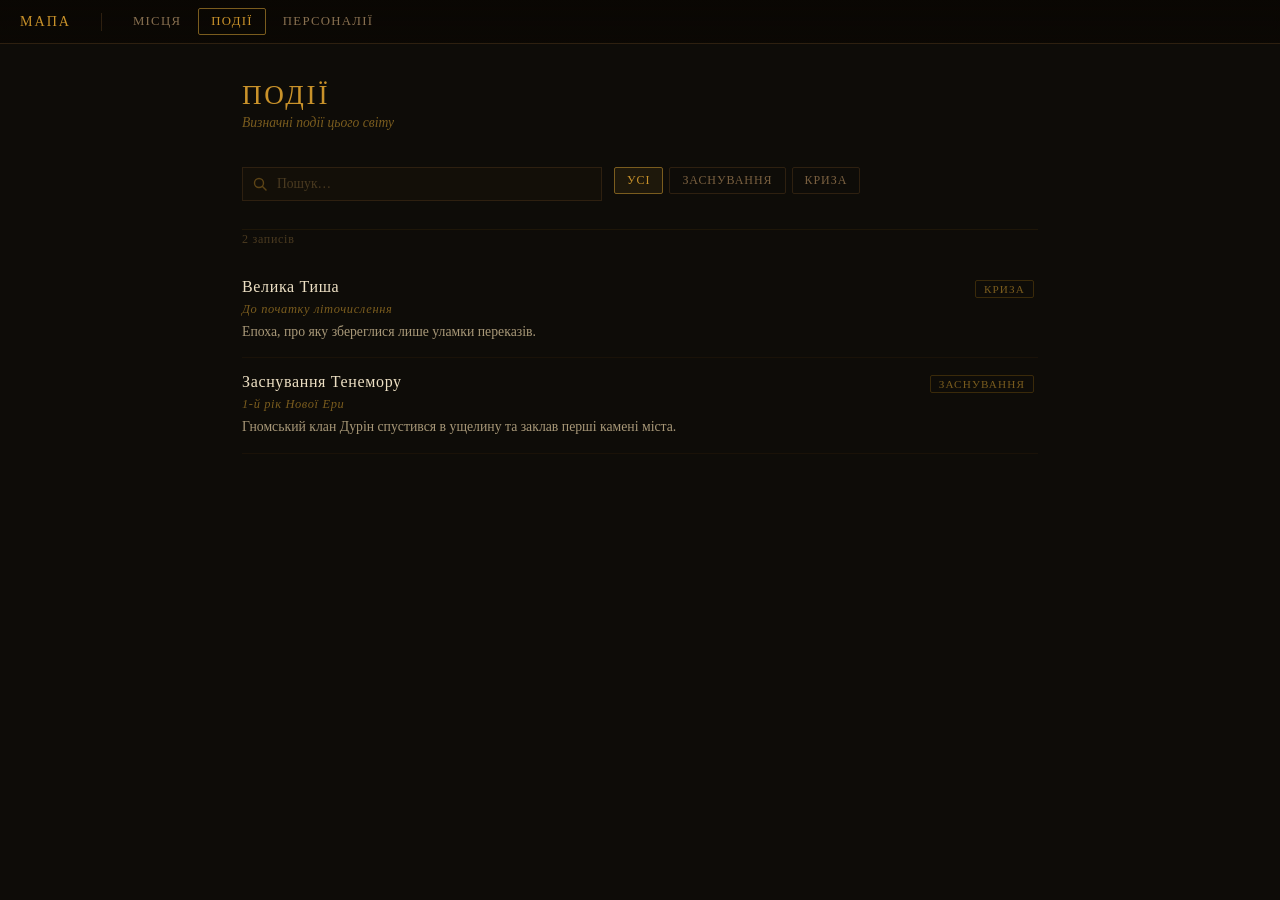
<file: events/index.html>
<!DOCTYPE html>
<html lang="uk">
<head>
  <meta charset="UTF-8" />
  <meta name="viewport" content="width=device-width, initial-scale=1.0" />
  <title>Події</title>
  <style>
    *, *::before, *::after { margin: 0; padding: 0; box-sizing: border-box; }

    body {
      background: #0e0c08;
      color: #ede0c4;
      font-family: 'Palatino Linotype', Palatino, Georgia, serif;
      min-height: 100vh;
    }

    /* ── Nav ─────────────────────────────────────────────────────── */
    #top-nav {
      position: fixed;
      top: 0; left: 0; right: 0;
      height: 44px;
      background: linear-gradient(to bottom, rgba(10,7,3,0.97), rgba(10,7,3,0.75));
      border-bottom: 1px solid #2e2010;
      display: flex;
      align-items: center;
      padding: 0 20px;
      gap: 4px;
      z-index: 100;
      backdrop-filter: blur(4px);
    }
    #top-nav .nav-title {
      color: #c9922a;
      font-size: 0.88em;
      letter-spacing: 0.14em;
      text-transform: uppercase;
      margin-right: 16px;
      white-space: nowrap;
      flex-shrink: 0;
      text-decoration: none;
    }
    #top-nav .nav-sep {
      width: 1px; height: 18px;
      background: #2e2010;
      margin: 0 14px 0 10px;
      flex-shrink: 0;
    }
    #top-nav a.nav-link {
      color: #887050;
      text-decoration: none;
      font-size: 0.8em;
      letter-spacing: 0.1em;
      text-transform: uppercase;
      padding: 5px 12px;
      border: 1px solid transparent;
      border-radius: 2px;
      transition: color 0.15s, border-color 0.15s, background 0.15s;
      white-space: nowrap;
    }
    #top-nav a.nav-link:hover {
      color: #ede0c4;
      border-color: #3a2a0a;
      background: rgba(58,42,10,0.25);
    }
    #top-nav a.nav-link.active {
      color: #c9922a;
      border-color: #7a5c1e;
    }

    /* ── Page layout ─────────────────────────────────────────────── */
    .page {
      max-width: 860px;
      margin: 0 auto;
      padding: 80px 32px 80px;
    }

    .page-header { margin-bottom: 36px; }
    .page-header h1 {
      color: #c9922a;
      font-size: 1.7em;
      font-weight: normal;
      letter-spacing: 0.1em;
      text-transform: uppercase;
      margin-bottom: 4px;
    }
    .page-header p {
      color: #7a5c1e;
      font-size: 0.85em;
      font-style: italic;
    }

    /* ── Controls ─────────────────────────────────────────────────── */
    .controls {
      display: flex;
      flex-wrap: wrap;
      gap: 12px;
      align-items: flex-start;
      margin-bottom: 28px;
    }

    .search-wrap {
      position: relative;
      flex: 1 1 240px;
      max-width: 360px;
    }
    .search-wrap svg {
      position: absolute;
      left: 11px; top: 50%;
      transform: translateY(-50%);
      opacity: 0.4;
      pointer-events: none;
    }
    #search {
      width: 100%;
      background: #130f08;
      border: 1px solid #2e2010;
      color: #ede0c4;
      font-family: inherit;
      font-size: 0.85em;
      padding: 8px 12px 8px 34px;
      outline: none;
      transition: border-color 0.15s;
    }
    #search::placeholder { color: #4a3a20; }
    #search:focus { border-color: #7a5c1e; }

    .filters {
      display: flex;
      flex-wrap: wrap;
      gap: 6px;
      align-items: center;
    }
    .filter-btn {
      background: transparent;
      border: 1px solid #2e2010;
      color: #7a6040;
      font-family: inherit;
      font-size: 0.75em;
      letter-spacing: 0.08em;
      text-transform: uppercase;
      padding: 5px 12px;
      cursor: pointer;
      border-radius: 2px;
      transition: color 0.15s, border-color 0.15s, background 0.15s;
    }
    .filter-btn:hover   { color: #ede0c4; border-color: #7a5c1e; }
    .filter-btn.active  { color: #c9922a; border-color: #7a5c1e; background: rgba(122,92,30,0.15); }

    /* ── List ─────────────────────────────────────────────────────── */
    .divider {
      border: none;
      border-top: 1px solid #1e1608;
      margin-bottom: 2px;
    }
    #count {
      font-size: 0.75em;
      color: #4a3a20;
      letter-spacing: 0.06em;
      margin-bottom: 16px;
      min-height: 1.2em;
    }
    #list { list-style: none; }

    /* Each entry is a 2-column grid:
       col 1 (1fr) : name / meta / description
       col 2 (auto): tag stack                   */
    .entry {
      border-bottom: 1px solid #1a1208;
      padding: 15px 4px 15px 0;
      display: grid;
      grid-template-columns: 1fr auto;
      column-gap: 16px;
      row-gap: 4px;
      position: relative;
      transition: padding-left 0.15s;
    }
    .entry::before {
      content: '';
      position: absolute;
      left: 0; top: 0; bottom: 0;
      width: 2px;
      background: #7a5c1e;
      opacity: 0;
      transition: opacity 0.15s;
    }
    .entry:hover { padding-left: 10px; }
    .entry:hover::before { opacity: 1; }

    /* col 1 rows */
    .entry-name {
      color: #ede0c4;
      font-size: 1em;
      letter-spacing: 0.04em;
      grid-column: 1;
    }
    .entry-name a {
      color: inherit;
      text-decoration: none;
      transition: color 0.15s;
    }
    .entry-name a:hover { color: #c9922a; }

    .entry-meta {
      color: #7a5c1e;
      font-size: 0.78em;
      letter-spacing: 0.05em;
      font-style: italic;
      grid-column: 1;
    }

    .entry-desc {
      color: #a89878;
      font-size: 0.86em;
      line-height: 1.55;
      grid-column: 1;   /* stays in col 1 so tags don't get pushed down */
    }

    /* col 2: tag stack — spans all rows so it's always top-aligned */
    .entry-tags {
      grid-column: 2;
      grid-row: 1 / -1;       /* span every row the entry has */
      display: flex;
      flex-direction: column;
      align-items: flex-end;
      gap: 5px;
      padding-top: 2px;
    }

    /* primary category tag */
    .tag {
      display: inline-block;
      font-size: 0.7em;
      letter-spacing: 0.1em;
      text-transform: uppercase;
      color: #7a5c1e;
      border: 1px solid #3a2a0a;
      padding: 2px 8px;
      border-radius: 2px;
      white-space: nowrap;
    }

    /* secondary family tag — same shape, visually quieter */
    .tag-family {
      color: #4e3c20;
      border-color: #261a08;
      font-style: italic;
      font-size: 0.65em;
      letter-spacing: 0.08em;
      text-transform: none;
    }

    #empty {
      display: none;
      color: #4a3a20;
      font-style: italic;
      font-size: 0.9em;
      padding: 32px 4px;
    }
  </style>
</head>
<body>

  <nav id="top-nav">
    <a href="../index.html" class="nav-title">Мапа</a>
    <div class="nav-sep"></div>
    <a href="../locations/index.html"     class="nav-link">Місця</a>
    <a href="../events/index.html"        class="nav-link active">Події</a>
    <a href="../personalities/index.html" class="nav-link">Персоналії</a>
  </nav>

  <main class="page">
    <header class="page-header">
      <h1>Події</h1>
      <p>Визначні події цього світу</p>
    </header>

    <div class="controls">
      <div class="search-wrap">
        <svg width="14" height="14" viewBox="0 0 14 14" fill="none"
             xmlns="http://www.w3.org/2000/svg">
          <circle cx="6" cy="6" r="4.5" stroke="#c9922a" stroke-width="1.4"/>
          <line x1="9.5" y1="9.5" x2="13" y2="13"
                stroke="#c9922a" stroke-width="1.4" stroke-linecap="round"/>
        </svg>
        <input id="search" type="text" placeholder="Пошук…" autocomplete="off" />
      </div>
      <div class="filters" id="filters"></div>
    </div>

    <hr class="divider" />
    <div id="count"></div>
    <ul id="list"></ul>
    <p id="empty">Нічого не знайдено.</p>
  </main>

  <script src="../data.js"></script>
  <script>
    // ── Page configuration ─────────────────────────────────────────
    // SORT:        'alpha' → A-Z by name
    //              'date'  → numeric by hiddenDate / first number in date / end
    // EXTRA_FIELD: shown in italic below the name (date / role / null)
    const DATA        = EVENTS;
    const EXTRA_FIELD = 'date';
    const SORT        = 'date';

    // ── Sort helpers ───────────────────────────────────────────────
    function eventSortKey(d) {
      if (d.hiddenDate !== undefined) return Number(d.hiddenDate);
      if (d.date) {
        const m = d.date.match(/-?\d+/);
        if (m) return parseInt(m[0], 10);
      }
      return Infinity;
    }

    function sorted(arr) {
      const copy = arr.slice();
      if (SORT === 'alpha') {
        copy.sort((a, b) => (a.name || '').localeCompare(b.name || '', 'uk'));
      } else if (SORT === 'date') {
        copy.sort((a, b) => eventSortKey(a) - eventSortKey(b));
      }
      return copy;
    }

    // ── State ──────────────────────────────────────────────────────
    let query          = '';
    let activeCategory = 'all';

    // ── Category filter buttons ────────────────────────────────────
    // Built from unique values of category — family is intentionally excluded.
    const categories = ['all', ...new Set(DATA.map(d => d.category).filter(Boolean))];

    const filtersEl = document.getElementById('filters');
    categories.forEach(function (cat) {
      const btn = document.createElement('button');
      btn.className   = 'filter-btn' + (cat === 'all' ? ' active' : '');
      btn.textContent = cat === 'all' ? 'Усі' : cat;
      btn.dataset.cat = cat;
      btn.addEventListener('click', function () {
        activeCategory = cat;
        document.querySelectorAll('.filter-btn').forEach(b => b.classList.remove('active'));
        btn.classList.add('active');
        render();
      });
      filtersEl.appendChild(btn);
    });

    document.getElementById('search').addEventListener('input', function () {
      query = this.value.toLowerCase();
      render();
    });

    // ── Render ─────────────────────────────────────────────────────
    const listEl  = document.getElementById('list');
    const emptyEl = document.getElementById('empty');
    const countEl = document.getElementById('count');

    function render() {
      const q = query.trim();

      // 1. Filter
      const filtered = sorted(DATA).filter(function (d) {
        const matchCat = activeCategory === 'all' || d.category === activeCategory;
        if (!matchCat) return false;
        if (!q) return true;
        // Search: name, description, category, family, extra field
        return [d.name, d.description, d.category, d.family, d[EXTRA_FIELD]]
          .some(v => v && v.toLowerCase().includes(q));
      });

      // 2. Count
      const total = DATA.filter(d =>
        activeCategory === 'all' || d.category === activeCategory).length;
      countEl.textContent = q
        ? `${filtered.length} з ${total}`
        : `${total} записів`;

      // 3. Draw
      listEl.innerHTML  = '';
      emptyEl.style.display = filtered.length === 0 ? 'block' : 'none';

      filtered.forEach(function (d) {
        const li = document.createElement('li');
        li.className = 'entry';

        // — Name (linked or plain)
        const nameEl = document.createElement('div');
        nameEl.className = 'entry-name';
        nameEl.innerHTML = d.link
          ? `<a href="../${d.link}">${d.name}</a>`
          : d.name;

        // — Extra field (date / role) — shown only if EXTRA_FIELD is set
        let metaEl = null;
        if (EXTRA_FIELD && d[EXTRA_FIELD]) {
          metaEl = document.createElement('div');
          metaEl.className   = 'entry-meta';
          metaEl.textContent = d[EXTRA_FIELD];
        }

        // — Description
        const descEl = document.createElement('div');
        descEl.className   = 'entry-desc';
        descEl.textContent = d.description || '';

        // — Tag stack (col 2): primary category + optional family
        const tagsEl = document.createElement('div');
        tagsEl.className = 'entry-tags';

        const catTag = document.createElement('span');
        catTag.className   = 'tag';
        catTag.textContent = d.category;
        tagsEl.appendChild(catTag);

        if (d.family) {
          const famTag = document.createElement('span');
          famTag.className   = 'tag tag-family';
          famTag.textContent = d.family;
          tagsEl.appendChild(famTag);
        }

        // — Assemble
        li.appendChild(nameEl);
        if (metaEl) li.appendChild(metaEl);
        li.appendChild(descEl);
        li.appendChild(tagsEl);   // col 2 — order in DOM doesn't matter for grid
        listEl.appendChild(li);
      });
    }

    render();
  </script>
</body>
</html>
</file>
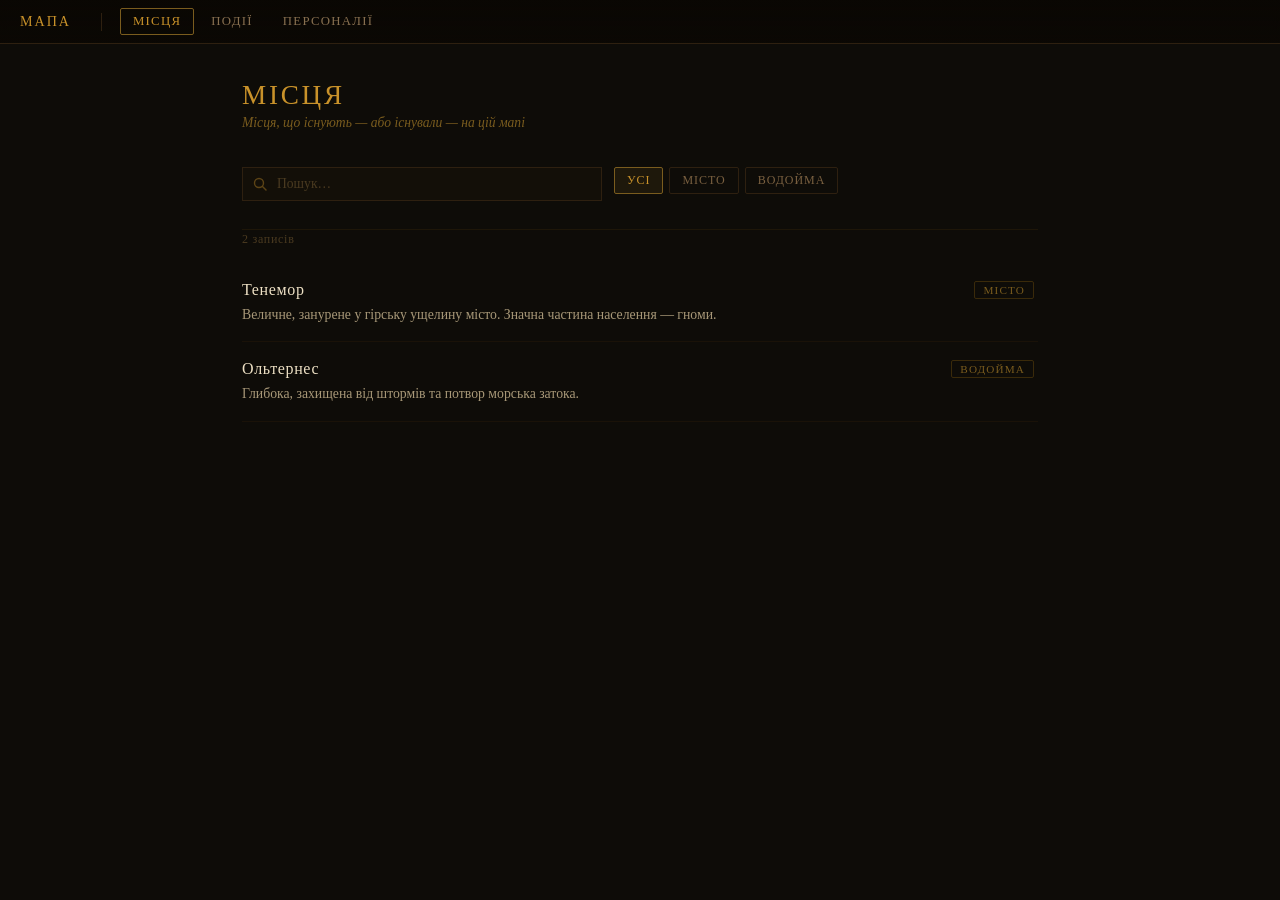
<file: locations/index.html>
<!DOCTYPE html>
<html lang="uk">
<head>
  <meta charset="UTF-8" />
  <meta name="viewport" content="width=device-width, initial-scale=1.0" />
  <title>Місця</title>
  <style>
    /* ── Reset & base ────────────────────────────────────────────── */
    *, *::before, *::after { margin: 0; padding: 0; box-sizing: border-box; }

    body {
      background: #0e0c08;
      color: #ede0c4;
      font-family: 'Palatino Linotype', Palatino, Georgia, serif;
      min-height: 100vh;
    }

    /* ── Nav (identical to map page) ─────────────────────────────── */
    #top-nav {
      position: fixed;
      top: 0; left: 0; right: 0;
      height: 44px;
      background: linear-gradient(to bottom, rgba(10,7,3,0.97), rgba(10,7,3,0.75));
      border-bottom: 1px solid #2e2010;
      display: flex;
      align-items: center;
      padding: 0 20px;
      gap: 4px;
      z-index: 100;
      backdrop-filter: blur(4px);
    }
    #top-nav .nav-title {
      color: #c9922a;
      font-size: 0.88em;
      letter-spacing: 0.14em;
      text-transform: uppercase;
      margin-right: 16px;
      white-space: nowrap;
      flex-shrink: 0;
      text-decoration: none;
    }
    #top-nav .nav-sep {
      width: 1px; height: 18px;
      background: #2e2010;
      margin: 0 14px 0 10px;
      flex-shrink: 0;
    }
    #top-nav a.nav-link {
      color: #887050;
      text-decoration: none;
      font-size: 0.8em;
      letter-spacing: 0.1em;
      text-transform: uppercase;
      padding: 5px 12px;
      border: 1px solid transparent;
      border-radius: 2px;
      transition: color 0.15s, border-color 0.15s, background 0.15s;
      white-space: nowrap;
    }
    #top-nav a.nav-link:hover {
      color: #ede0c4;
      border-color: #3a2a0a;
      background: rgba(58,42,10,0.25);
    }
    #top-nav a.nav-link.active {
      color: #c9922a;
      border-color: #7a5c1e;
    }

    /* ── Page layout ─────────────────────────────────────────────── */
    .page {
      max-width: 860px;
      margin: 0 auto;
      padding: 80px 32px 80px;
    }

    /* ── Header ──────────────────────────────────────────────────── */
    .page-header {
      margin-bottom: 36px;
    }
    .page-header h1 {
      color: #c9922a;
      font-size: 1.7em;
      font-weight: normal;
      letter-spacing: 0.1em;
      text-transform: uppercase;
      margin-bottom: 4px;
    }
    .page-header p {
      color: #7a5c1e;
      font-size: 0.85em;
      font-style: italic;
    }

    /* ── Controls row (search + filters) ─────────────────────────── */
    .controls {
      display: flex;
      flex-wrap: wrap;
      gap: 12px;
      align-items: flex-start;
      margin-bottom: 28px;
    }

    /* Search */
    .search-wrap {
      position: relative;
      flex: 1 1 240px;
      max-width: 360px;
    }
    .search-wrap svg {
      position: absolute;
      left: 11px;
      top: 50%;
      transform: translateY(-50%);
      opacity: 0.4;
      pointer-events: none;
    }
    #search {
      width: 100%;
      background: #130f08;
      border: 1px solid #2e2010;
      color: #ede0c4;
      font-family: inherit;
      font-size: 0.85em;
      padding: 8px 12px 8px 34px;
      outline: none;
      transition: border-color 0.15s;
    }
    #search::placeholder { color: #4a3a20; }
    #search:focus { border-color: #7a5c1e; }

    /* Category filters */
    .filters {
      display: flex;
      flex-wrap: wrap;
      gap: 6px;
      align-items: center;
    }
    .filter-btn {
      background: transparent;
      border: 1px solid #2e2010;
      color: #7a6040;
      font-family: inherit;
      font-size: 0.75em;
      letter-spacing: 0.08em;
      text-transform: uppercase;
      padding: 5px 12px;
      cursor: pointer;
      border-radius: 2px;
      transition: color 0.15s, border-color 0.15s, background 0.15s;
    }
    .filter-btn:hover {
      color: #ede0c4;
      border-color: #7a5c1e;
    }
    .filter-btn.active {
      color: #c9922a;
      border-color: #7a5c1e;
      background: rgba(122,92,30,0.15);
    }

    /* ── Divider ─────────────────────────────────────────────────── */
    .divider {
      border: none;
      border-top: 1px solid #1e1608;
      margin-bottom: 2px;
    }

    /* ── Entry list ──────────────────────────────────────────────── */
    #list {
      list-style: none;
    }

    .entry {
      border-bottom: 1px solid #1a1208;
      padding: 16px 4px 16px 0;
      display: grid;
      grid-template-columns: 1fr auto;
      grid-template-rows: auto auto;
      column-gap: 16px;
      row-gap: 5px;
      cursor: default;
      position: relative;
      transition: padding-left 0.15s;
    }
    .entry::before {
      content: '';
      position: absolute;
      left: 0; top: 0; bottom: 0;
      width: 2px;
      background: #7a5c1e;
      opacity: 0;
      transition: opacity 0.15s;
    }
    .entry:hover { padding-left: 10px; }
    .entry:hover::before { opacity: 1; }

    .entry-name {
      color: #ede0c4;
      font-size: 1em;
      letter-spacing: 0.04em;
      align-self: end;
      /* no underline by default; link styling applied via JS */
    }
    .entry-name a {
      color: inherit;
      text-decoration: none;
      transition: color 0.15s;
    }
    .entry-name a:hover { color: #c9922a; }

    /* extra field (date for events, role for personalities) */
    .entry-meta {
      color: #7a5c1e;
      font-size: 0.78em;
      letter-spacing: 0.05em;
      font-style: italic;
      align-self: end;
      grid-column: 1;
    }
    .entry-desc {
      color: #a89878;
      font-size: 0.86em;
      line-height: 1.55;
      grid-column: 1 / -1;
    }

    .tag {
      display: inline-block;
      font-size: 0.7em;
      letter-spacing: 0.1em;
      text-transform: uppercase;
      color: #7a5c1e;
      border: 1px solid #3a2a0a;
      padding: 2px 8px;
      border-radius: 2px;
      white-space: nowrap;
      align-self: start;
      grid-row: 1;
      grid-column: 2;
      margin-top: 2px;
    }

    /* ── Empty state ─────────────────────────────────────────────── */
    #empty {
      display: none;
      color: #4a3a20;
      font-style: italic;
      font-size: 0.9em;
      padding: 32px 4px;
    }

    /* ── Result count ────────────────────────────────────────────── */
    #count {
      font-size: 0.75em;
      color: #4a3a20;
      letter-spacing: 0.06em;
      margin-bottom: 16px;
      min-height: 1.2em;
    }
  </style>
</head>
<body>

  <!-- ── Nav ─────────────────────────────────────────────────────── -->
  <nav id="top-nav">
    <a href="../index.html" class="nav-title">Мапа</a>
    <div class="nav-sep"></div>
    <a href="../locations/index.html" class="nav-link active">Місця</a>
    <a href="../events/index.html"    class="nav-link">Події</a>
    <a href="../personalities/index.html" class="nav-link">Персоналії</a>
  </nav>

  <main class="page">

    <header class="page-header">
      <h1>Місця</h1>
      <p>Місця, що існують — або існували — на цій мапі</p>
    </header>

    <div class="controls">
      <div class="search-wrap">
        <!-- search icon -->
        <svg width="14" height="14" viewBox="0 0 14 14" fill="none"
             xmlns="http://www.w3.org/2000/svg">
          <circle cx="6" cy="6" r="4.5" stroke="#c9922a" stroke-width="1.4"/>
          <line x1="9.5" y1="9.5" x2="13" y2="13"
                stroke="#c9922a" stroke-width="1.4" stroke-linecap="round"/>
        </svg>
        <input id="search" type="text" placeholder="Пошук…" autocomplete="off" />
      </div>
      <div class="filters" id="filters"></div>
    </div>

    <hr class="divider" />
    <div id="count"></div>
    <ul id="list"></ul>
    <p id="empty">Нічого не знайдено.</p>

  </main>

  <script src="../data.js"></script>
  <script>
        // ── Page configuration ─────────────────────────────────────────
    // SORT:        'alpha' → A-Z by name
    //              'date'  → numeric by hiddenDate / first number in date / end
    // EXTRA_FIELD: shown in italic below the name (date / role / null)
    const DATA        = LOCATIONS;
    const EXTRA_FIELD = null;
    const SORT        = 'alpha';

    // ── Sort helpers ───────────────────────────────────────────────
    function eventSortKey(d) {
      if (d.hiddenDate !== undefined) return Number(d.hiddenDate);
      if (d.date) {
        const m = d.date.match(/-?\d+/);
        if (m) return parseInt(m[0], 10);
      }
      return Infinity;
    }

    function sorted(arr) {
      const copy = arr.slice();
      if (SORT === 'alpha') {
        copy.sort((a, b) => (a.name || '').localeCompare(b.name || '', 'uk'));
      } else if (SORT === 'date') {
        copy.sort((a, b) => eventSortKey(a) - eventSortKey(b));
      }
      return copy;
    }

    // ── State ──────────────────────────────────────────────────────
    let query       = '';
    let activeCategory = 'all';

    // ── Build category list ────────────────────────────────────────
    const categories = ['all', ...new Set(DATA.map(d => d.category).filter(Boolean))];

    const filtersEl = document.getElementById('filters');
    categories.forEach(function (cat) {
      const btn = document.createElement('button');
      btn.className   = 'filter-btn' + (cat === 'all' ? ' active' : '');
      btn.textContent = cat === 'all' ? 'Усі' : cat;
      btn.dataset.cat = cat;
      btn.addEventListener('click', function () {
        activeCategory = cat;
        document.querySelectorAll('.filter-btn').forEach(b => b.classList.remove('active'));
        btn.classList.add('active');
        render();
      });
      filtersEl.appendChild(btn);
    });

    // ── Search ─────────────────────────────────────────────────────
    document.getElementById('search').addEventListener('input', function () {
      query = this.value.toLowerCase();
      render();
    });

    // ── Render ─────────────────────────────────────────────────────
    const listEl  = document.getElementById('list');
    const emptyEl = document.getElementById('empty');
    const countEl = document.getElementById('count');

    function render() {
      const q = query.trim();

      const filtered = DATA.filter(function (d) {
        const matchCat = activeCategory === 'all' || d.category === activeCategory;
        if (!matchCat) return false;
        if (!q) return true;
        return (d.name        || '').toLowerCase().includes(q)
            || (d.description || '').toLowerCase().includes(q)
            || (d.category    || '').toLowerCase().includes(q)
            || (d[EXTRA_FIELD]|| '').toLowerCase().includes(q);
      });

      listEl.innerHTML  = '';
      const total = DATA.filter(d =>
        activeCategory === 'all' || d.category === activeCategory).length;

      countEl.textContent = q
        ? `${filtered.length} з ${total}`
        : (total === DATA.length ? `${total} записів` : `${filtered.length} записів`);

      if (filtered.length === 0) {
        emptyEl.style.display = 'block';
        return;
      }
      emptyEl.style.display = 'none';

      filtered.forEach(function (d) {
        const li = document.createElement('li');
        li.className = 'entry';

        // Name — linked if d.link exists
        const nameEl = document.createElement('div');
        nameEl.className = 'entry-name';
        if (d.link) {
          nameEl.innerHTML = `<a href="../${d.link}">${d.name}</a>`;
        } else {
          nameEl.textContent = d.name;
        }

        // Tag
        const tagEl = document.createElement('span');
        tagEl.className   = 'tag';
        tagEl.textContent = d.category;

        // Extra field (date / role)
        let metaEl = null;
        if (EXTRA_FIELD && d[EXTRA_FIELD]) {
          metaEl = document.createElement('div');
          metaEl.className   = 'entry-meta';
          metaEl.textContent = d[EXTRA_FIELD];
        }

        // Description
        const descEl = document.createElement('div');
        descEl.className   = 'entry-desc';
        descEl.textContent = d.description || '';

        li.appendChild(nameEl);
        li.appendChild(tagEl);
        if (metaEl) li.appendChild(metaEl);
        li.appendChild(descEl);
        listEl.appendChild(li);
      });
    }

    render();
  </script>
</body>
</html>
</file>
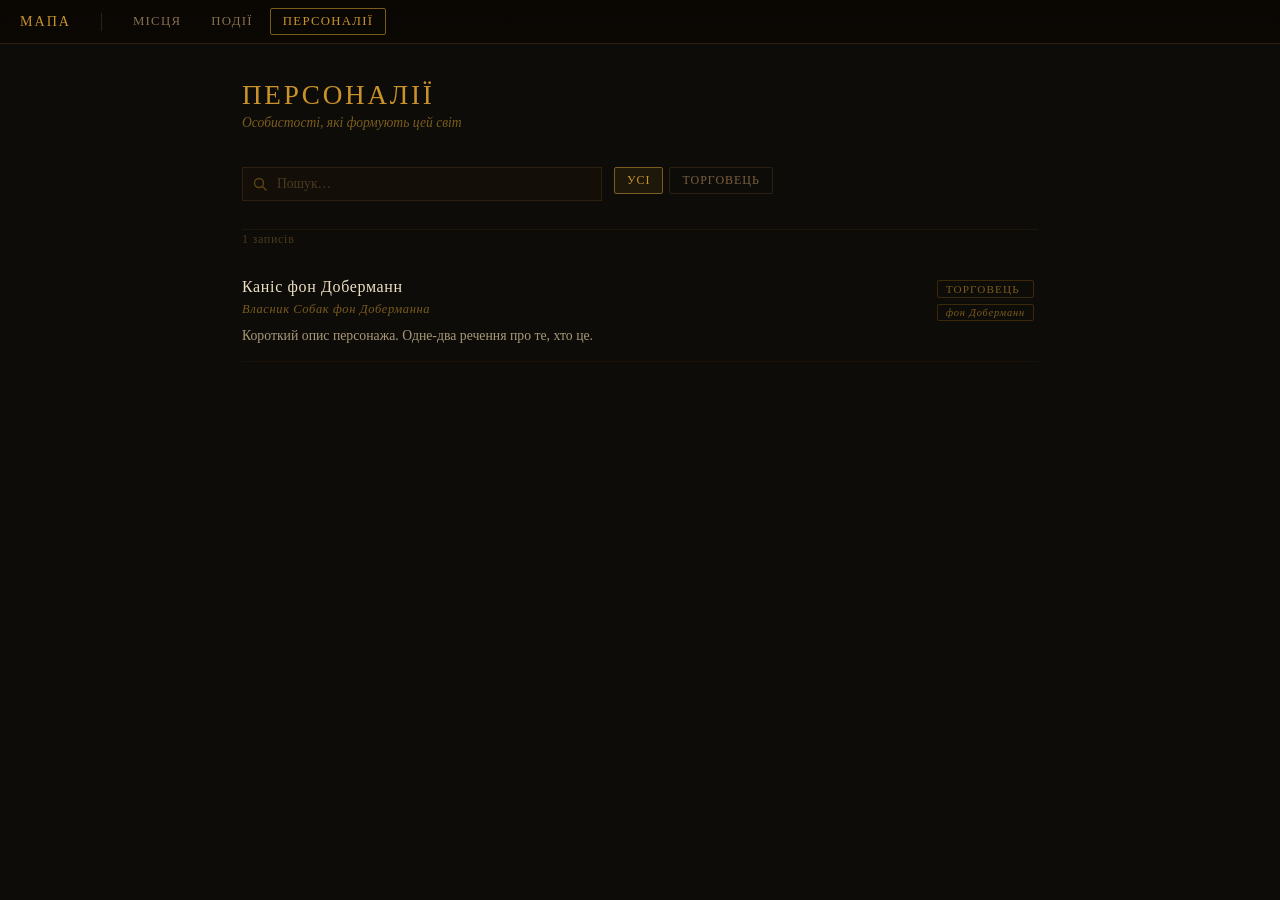
<file: personalities/index.html>
<!DOCTYPE html>
<html lang="uk">
<head>
  <meta charset="UTF-8" />
  <meta name="viewport" content="width=device-width, initial-scale=1.0" />
  <title>Персоналії</title>
  <style>
    *, *::before, *::after { margin: 0; padding: 0; box-sizing: border-box; }

    body {
      background: #0e0c08;
      color: #ede0c4;
      font-family: 'Palatino Linotype', Palatino, Georgia, serif;
      min-height: 100vh;
    }

    /* ── Nav ─────────────────────────────────────────────────────── */
    #top-nav {
      position: fixed;
      top: 0; left: 0; right: 0;
      height: 44px;
      background: linear-gradient(to bottom, rgba(10,7,3,0.97), rgba(10,7,3,0.75));
      border-bottom: 1px solid #2e2010;
      display: flex;
      align-items: center;
      padding: 0 20px;
      gap: 4px;
      z-index: 100;
      backdrop-filter: blur(4px);
    }
    #top-nav .nav-title {
      color: #c9922a;
      font-size: 0.88em;
      letter-spacing: 0.14em;
      text-transform: uppercase;
      margin-right: 16px;
      white-space: nowrap;
      flex-shrink: 0;
      text-decoration: none;
    }
    #top-nav .nav-sep {
      width: 1px; height: 18px;
      background: #2e2010;
      margin: 0 14px 0 10px;
      flex-shrink: 0;
    }
    #top-nav a.nav-link {
      color: #887050;
      text-decoration: none;
      font-size: 0.8em;
      letter-spacing: 0.1em;
      text-transform: uppercase;
      padding: 5px 12px;
      border: 1px solid transparent;
      border-radius: 2px;
      transition: color 0.15s, border-color 0.15s, background 0.15s;
      white-space: nowrap;
    }
    #top-nav a.nav-link:hover {
      color: #ede0c4;
      border-color: #3a2a0a;
      background: rgba(58,42,10,0.25);
    }
    #top-nav a.nav-link.active {
      color: #c9922a;
      border-color: #7a5c1e;
    }

    /* ── Page layout ─────────────────────────────────────────────── */
    .page {
      max-width: 860px;
      margin: 0 auto;
      padding: 80px 32px 80px;
    }

    .page-header { margin-bottom: 36px; }
    .page-header h1 {
      color: #c9922a;
      font-size: 1.7em;
      font-weight: normal;
      letter-spacing: 0.1em;
      text-transform: uppercase;
      margin-bottom: 4px;
    }
    .page-header p {
      color: #7a5c1e;
      font-size: 0.85em;
      font-style: italic;
    }

    /* ── Controls ─────────────────────────────────────────────────── */
    .controls {
      display: flex;
      flex-wrap: wrap;
      gap: 12px;
      align-items: flex-start;
      margin-bottom: 28px;
    }

    .search-wrap {
      position: relative;
      flex: 1 1 240px;
      max-width: 360px;
    }
    .search-wrap svg {
      position: absolute;
      left: 11px; top: 50%;
      transform: translateY(-50%);
      opacity: 0.4;
      pointer-events: none;
    }
    #search {
      width: 100%;
      background: #130f08;
      border: 1px solid #2e2010;
      color: #ede0c4;
      font-family: inherit;
      font-size: 0.85em;
      padding: 8px 12px 8px 34px;
      outline: none;
      transition: border-color 0.15s;
    }
    #search::placeholder { color: #4a3a20; }
    #search:focus { border-color: #7a5c1e; }

    .filters {
      display: flex;
      flex-wrap: wrap;
      gap: 6px;
      align-items: center;
    }
    .filter-btn {
      background: transparent;
      border: 1px solid #2e2010;
      color: #7a6040;
      font-family: inherit;
      font-size: 0.75em;
      letter-spacing: 0.08em;
      text-transform: uppercase;
      padding: 5px 12px;
      cursor: pointer;
      border-radius: 2px;
      transition: color 0.15s, border-color 0.15s, background 0.15s;
    }
    .filter-btn:hover   { color: #ede0c4; border-color: #7a5c1e; }
    .filter-btn.active  { color: #c9922a; border-color: #7a5c1e; background: rgba(122,92,30,0.15); }

    /* ── List ─────────────────────────────────────────────────────── */
    .divider {
      border: none;
      border-top: 1px solid #1e1608;
      margin-bottom: 2px;
    }
    #count {
      font-size: 0.75em;
      color: #4a3a20;
      letter-spacing: 0.06em;
      margin-bottom: 16px;
      min-height: 1.2em;
    }
    #list { list-style: none; }

    /* Each entry is a 2-column grid:
       col 1 (1fr) : name / meta / description
       col 2 (auto): tag stack                   */
    .entry {
      border-bottom: 1px solid #1a1208;
      padding: 15px 4px 15px 0;
      display: grid;
      grid-template-columns: 1fr auto;
      column-gap: 16px;
      row-gap: 4px;
      position: relative;
      transition: padding-left 0.15s;
    }
    .entry::before {
      content: '';
      position: absolute;
      left: 0; top: 0; bottom: 0;
      width: 2px;
      background: #7a5c1e;
      opacity: 0;
      transition: opacity 0.15s;
    }
    .entry:hover { padding-left: 10px; }
    .entry:hover::before { opacity: 1; }

    /* col 1 rows */
    .entry-name {
      color: #ede0c4;
      font-size: 1em;
      letter-spacing: 0.04em;
      grid-column: 1;
    }
    .entry-name a {
      color: inherit;
      text-decoration: none;
      transition: color 0.15s;
    }
    .entry-name a:hover { color: #c9922a; }

    .entry-meta {
      color: #7a5c1e;
      font-size: 0.78em;
      letter-spacing: 0.05em;
      font-style: italic;
      grid-column: 1;
    }

    .entry-desc {
      color: #a89878;
      font-size: 0.86em;
      line-height: 1.55;
      grid-column: 1;   /* stays in col 1 so tags don't get pushed down */
    }

    /* col 2: tag stack — spans all rows so it's always top-aligned */
    .entry-tags {
      display: contents;
    }

    /* primary category tag */
    .tag {
      display: inline-block;
      font-size: 0.7em;
      letter-spacing: 0.1em;
      text-transform: uppercase;
      color: #7a5c1e;
      border: 1px solid #3a2a0a;
      padding: 2px 8px;
      border-radius: 2px;
      white-space: nowrap;
      grid-column: 2;
      grid-row: 1;
      align-self: start;
      margin-top: 2px;
    }

    /* secondary family tag — same shape, visually quieter */
    .tag-family {
      color: #7a5c1e;
      border-color: #3a2a0a;
      font-style: italic;
      font-size: 0.65em;
      letter-spacing: 0.08em;
      text-transform: none;
      grid-column: 2;
      grid-row: 2;
      align-self: start;
    }

    #empty {
      display: none;
      color: #4a3a20;
      font-style: italic;
      font-size: 0.9em;
      padding: 32px 4px;
    }
  </style>
</head>
<body>

  <nav id="top-nav">
    <a href="../index.html" class="nav-title">Мапа</a>
    <div class="nav-sep"></div>
    <a href="../locations/index.html"     class="nav-link">Місця</a>
    <a href="../events/index.html"        class="nav-link">Події</a>
    <a href="../personalities/index.html" class="nav-link active">Персоналії</a>
  </nav>

  <main class="page">
    <header class="page-header">
      <h1>Персоналії</h1>
      <p>Особистості, які формують цей світ</p>
    </header>

    <div class="controls">
      <div class="search-wrap">
        <svg width="14" height="14" viewBox="0 0 14 14" fill="none"
             xmlns="http://www.w3.org/2000/svg">
          <circle cx="6" cy="6" r="4.5" stroke="#c9922a" stroke-width="1.4"/>
          <line x1="9.5" y1="9.5" x2="13" y2="13"
                stroke="#c9922a" stroke-width="1.4" stroke-linecap="round"/>
        </svg>
        <input id="search" type="text" placeholder="Пошук…" autocomplete="off" />
      </div>
      <div class="filters" id="filters"></div>
    </div>

    <hr class="divider" />
    <div id="count"></div>
    <ul id="list"></ul>
    <p id="empty">Нічого не знайдено.</p>
  </main>

  <script src="../data.js"></script>
  <script>
    // ── Page configuration ─────────────────────────────────────────
    // SORT:        'alpha' → A-Z by name
    //              'date'  → numeric by hiddenDate / first number in date / end
    // EXTRA_FIELD: shown in italic below the name (date / role / null)
    const DATA        = PERSONALITIES;
    const EXTRA_FIELD = 'role';
    const SORT        = 'alpha';

    // ── Sort helpers ───────────────────────────────────────────────
    function eventSortKey(d) {
      if (d.hiddenDate !== undefined) return Number(d.hiddenDate);
      if (d.date) {
        const m = d.date.match(/-?\d+/);
        if (m) return parseInt(m[0], 10);
      }
      return Infinity;
    }

    function sorted(arr) {
      const copy = arr.slice();
      if (SORT === 'alpha') {
        copy.sort((a, b) => (a.name || '').localeCompare(b.name || '', 'uk'));
      } else if (SORT === 'date') {
        copy.sort((a, b) => eventSortKey(a) - eventSortKey(b));
      }
      return copy;
    }

    // ── State ──────────────────────────────────────────────────────
    let query          = '';
    let activeCategory = 'all';

    // ── Category filter buttons ────────────────────────────────────
    // Built from unique values of category — family is intentionally excluded.
    const categories = ['all', ...new Set(DATA.map(d => d.category).filter(Boolean))];

    const filtersEl = document.getElementById('filters');
    categories.forEach(function (cat) {
      const btn = document.createElement('button');
      btn.className   = 'filter-btn' + (cat === 'all' ? ' active' : '');
      btn.textContent = cat === 'all' ? 'Усі' : cat;
      btn.dataset.cat = cat;
      btn.addEventListener('click', function () {
        activeCategory = cat;
        document.querySelectorAll('.filter-btn').forEach(b => b.classList.remove('active'));
        btn.classList.add('active');
        render();
      });
      filtersEl.appendChild(btn);
    });

    document.getElementById('search').addEventListener('input', function () {
      query = this.value.toLowerCase();
      render();
    });

    // ── Render ─────────────────────────────────────────────────────
    const listEl  = document.getElementById('list');
    const emptyEl = document.getElementById('empty');
    const countEl = document.getElementById('count');

    function render() {
      const q = query.trim();

      // 1. Filter
      const filtered = sorted(DATA).filter(function (d) {
        const matchCat = activeCategory === 'all' || d.category === activeCategory;
        if (!matchCat) return false;
        if (!q) return true;
        // Search: name, description, category, family, extra field
        return [d.name, d.description, d.category, d.family, d[EXTRA_FIELD]]
          .some(v => v && v.toLowerCase().includes(q));
      });

      // 2. Count
      const total = DATA.filter(d =>
        activeCategory === 'all' || d.category === activeCategory).length;
      countEl.textContent = q
        ? `${filtered.length} з ${total}`
        : `${total} записів`;

      // 3. Draw
      listEl.innerHTML  = '';
      emptyEl.style.display = filtered.length === 0 ? 'block' : 'none';

      filtered.forEach(function (d) {
        const li = document.createElement('li');
        li.className = 'entry';

        // — Name (linked or plain)
        const nameEl = document.createElement('div');
        nameEl.className = 'entry-name';
        nameEl.innerHTML = d.link
          ? `<a href="../${d.link}">${d.name}</a>`
          : d.name;

        // — Extra field (date / role) — shown only if EXTRA_FIELD is set
        let metaEl = null;
        if (EXTRA_FIELD && d[EXTRA_FIELD]) {
          metaEl = document.createElement('div');
          metaEl.className   = 'entry-meta';
          metaEl.textContent = d[EXTRA_FIELD];
        }

        // — Description
        const descEl = document.createElement('div');
        descEl.className   = 'entry-desc';
        descEl.textContent = d.description || '';

        // — Tag stack (col 2): primary category + optional family
        const tagsEl = document.createElement('div');
        tagsEl.className = 'entry-tags';

        const catTag = document.createElement('span');
        catTag.className   = 'tag';
        catTag.textContent = d.category;
        tagsEl.appendChild(catTag);

        if (d.family) {
          const famTag = document.createElement('span');
          famTag.className   = 'tag tag-family';
          famTag.textContent = d.family;
          tagsEl.appendChild(famTag);
        }

        // — Assemble
        li.appendChild(nameEl);
        if (metaEl) li.appendChild(metaEl);
        li.appendChild(descEl);
        li.appendChild(tagsEl);   // col 2 — order in DOM doesn't matter for grid
        listEl.appendChild(li);
      });
    }

    render();
  </script>
</body>
</html>
</file>
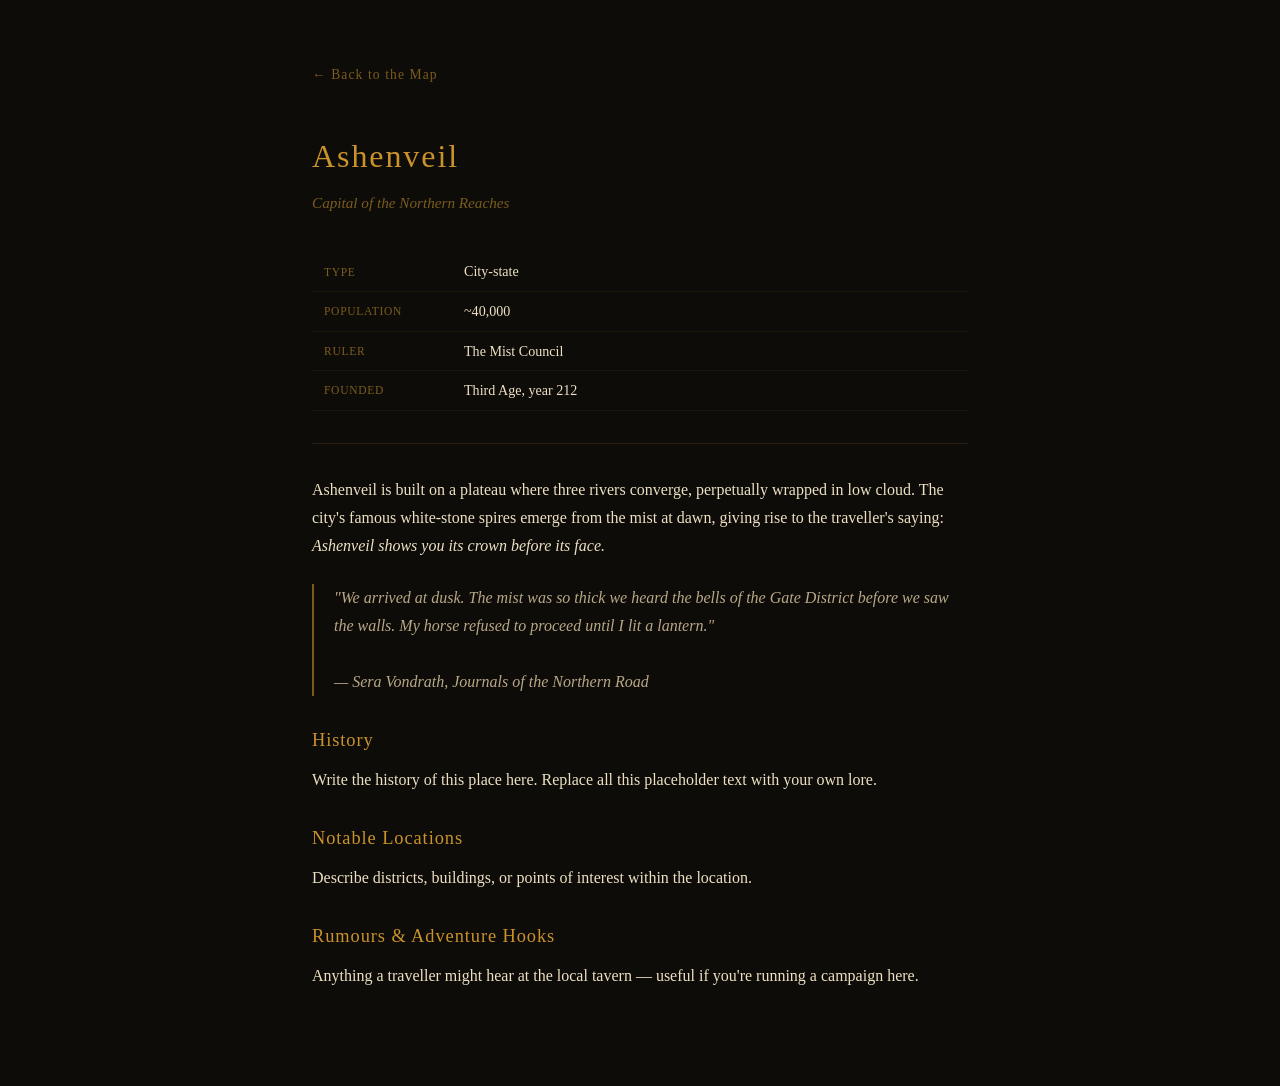
<file: locations/ashenveil.html>
<!DOCTYPE html>
<html lang="en">
<head>
  <meta charset="UTF-8" />
  <meta name="viewport" content="width=device-width, initial-scale=1.0" />
  <title>Ashenveil — The Map</title>
  <style>
    * { margin: 0; padding: 0; box-sizing: border-box; }

    body {
      background: #0e0c08;
      color: #ede0c4;
      font-family: 'Palatino Linotype', Palatino, Georgia, serif;
      max-width: 720px;
      margin: 0 auto;
      padding: 60px 32px 80px;
      line-height: 1.75;
    }

    .back-link {
      display: inline-block;
      color: #7a5c1e;
      text-decoration: none;
      font-size: 0.85em;
      letter-spacing: 0.08em;
      margin-bottom: 40px;
      border-bottom: 1px solid transparent;
      transition: border-color 0.15s, color 0.15s;
    }
    .back-link:hover { color: #c9922a; border-color: #7a5c1e; }
    .back-link::before { content: "← "; }

    h1 {
      color: #c9922a;
      font-size: 2em;
      font-weight: normal;
      letter-spacing: 0.06em;
      margin-bottom: 6px;
    }

    .subtitle {
      color: #7a5c1e;
      font-style: italic;
      font-size: 0.95em;
      margin-bottom: 36px;
    }

    hr {
      border: none;
      border-top: 1px solid #2e2010;
      margin: 32px 0;
    }

    h2 {
      color: #c9922a;
      font-size: 1.15em;
      font-weight: normal;
      letter-spacing: 0.05em;
      margin: 28px 0 10px;
    }

    p { margin-bottom: 16px; }

    blockquote {
      border-left: 2px solid #7a5c1e;
      padding-left: 20px;
      margin: 24px 0;
      color: #b8a888;
      font-style: italic;
    }

    .meta-table {
      width: 100%;
      border-collapse: collapse;
      font-size: 0.88em;
      margin: 24px 0;
    }
    .meta-table td {
      padding: 7px 12px;
      border-bottom: 1px solid #1e160a;
    }
    .meta-table td:first-child {
      color: #7a5c1e;
      width: 140px;
      font-size: 0.82em;
      letter-spacing: 0.06em;
      text-transform: uppercase;
    }
  </style>
</head>
<body>

  <a class="back-link" href="../index.html">Back to the Map</a>

  <h1>Ashenveil</h1>
  <p class="subtitle">Capital of the Northern Reaches</p>

  <table class="meta-table">
    <tr><td>Type</td>       <td>City-state</td></tr>
    <tr><td>Population</td> <td>~40,000</td></tr>
    <tr><td>Ruler</td>      <td>The Mist Council</td></tr>
    <tr><td>Founded</td>    <td>Third Age, year 212</td></tr>
  </table>

  <hr />

  <p>
    Ashenveil is built on a plateau where three rivers converge, perpetually
    wrapped in low cloud. The city's famous white-stone spires emerge from the
    mist at dawn, giving rise to the traveller's saying: <em>Ashenveil shows you
    its crown before its face.</em>
  </p>

  <blockquote>
    "We arrived at dusk. The mist was so thick we heard the bells of the
    Gate District before we saw the walls. My horse refused to proceed until
    I lit a lantern."
    <br /><br />— Sera Vondrath, <em>Journals of the Northern Road</em>
  </blockquote>

  <h2>History</h2>
  <p>
    Write the history of this place here. Replace all this placeholder text
    with your own lore.
  </p>

  <h2>Notable Locations</h2>
  <p>
    Describe districts, buildings, or points of interest within the location.
  </p>

  <h2>Rumours & Adventure Hooks</h2>
  <p>
    Anything a traveller might hear at the local tavern — useful if you're
    running a campaign here.
  </p>

</body>
</html>
</file>
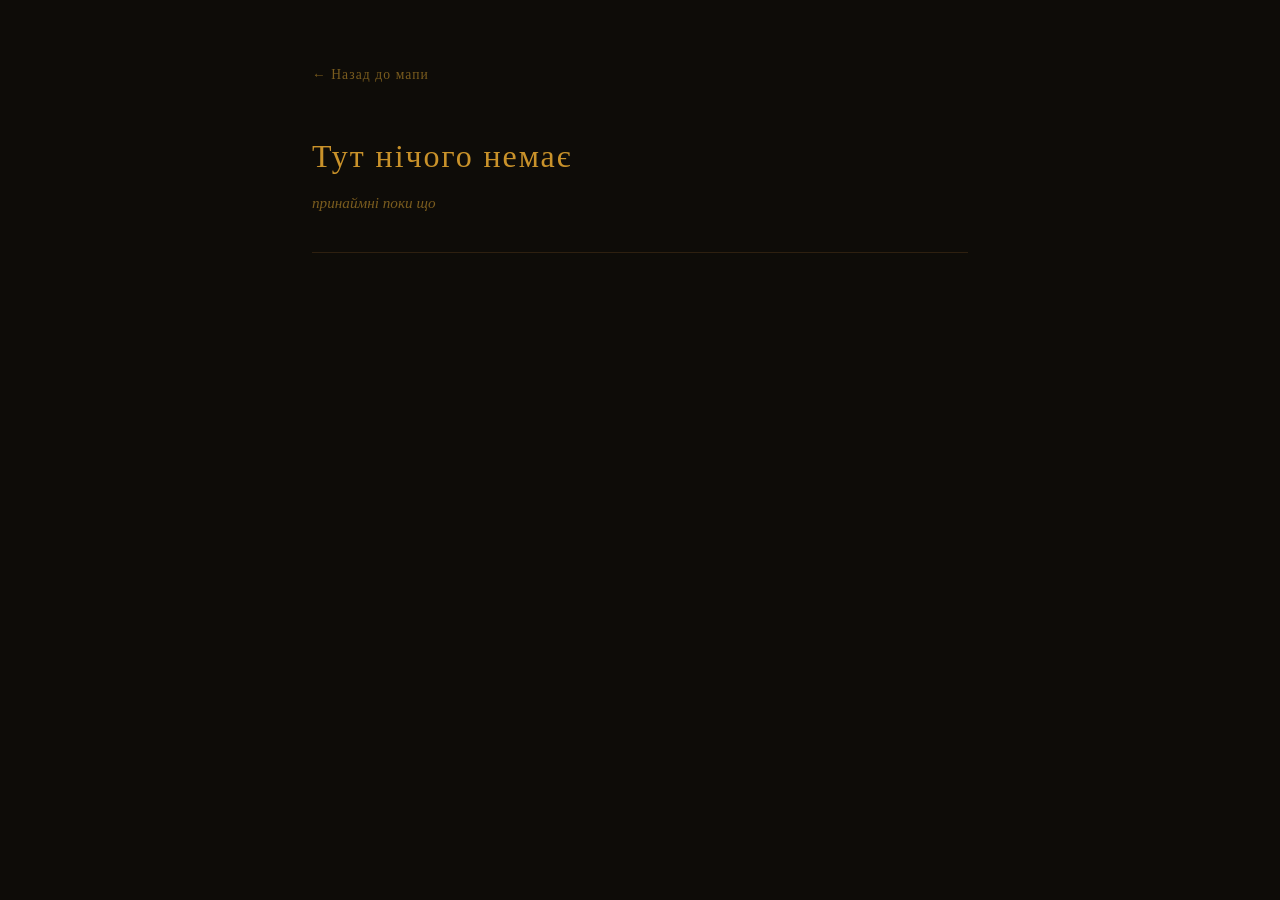
<file: locations/placeholdeer.html>
<!DOCTYPE html>
<html lang="en">
<head>
  <meta charset="UTF-8" />
  <meta name="viewport" content="width=device-width, initial-scale=1.0" />
  <title>418, я чайник</title>
  <style>
    * { margin: 0; padding: 0; box-sizing: border-box; }

    body {
      background: #0e0c08;
      color: #ede0c4;
      font-family: 'Palatino Linotype', Palatino, Georgia, serif;
      max-width: 720px;
      margin: 0 auto;
      padding: 60px 32px 80px;
      line-height: 1.75;
    }

    .back-link {
      display: inline-block;
      color: #7a5c1e;
      text-decoration: none;
      font-size: 0.85em;
      letter-spacing: 0.08em;
      margin-bottom: 40px;
      border-bottom: 1px solid transparent;
      transition: border-color 0.15s, color 0.15s;
    }
    .back-link:hover { color: #c9922a; border-color: #7a5c1e; }
    .back-link::before { content: "← "; }

    h1 {
      color: #c9922a;
      font-size: 2em;
      font-weight: normal;
      letter-spacing: 0.06em;
      margin-bottom: 6px;
    }

    .subtitle {
      color: #7a5c1e;
      font-style: italic;
      font-size: 0.95em;
      margin-bottom: 36px;
    }

    hr {
      border: none;
      border-top: 1px solid #2e2010;
      margin: 32px 0;
    }

    h2 {
      color: #c9922a;
      font-size: 1.15em;
      font-weight: normal;
      letter-spacing: 0.05em;
      margin: 28px 0 10px;
    }

    p { margin-bottom: 16px; }

    blockquote {
      border-left: 2px solid #7a5c1e;
      padding-left: 20px;
      margin: 24px 0;
      color: #b8a888;
      font-style: italic;
    }

    .meta-table {
      width: 100%;
      border-collapse: collapse;
      font-size: 0.88em;
      margin: 24px 0;
    }
    .meta-table td {
      padding: 7px 12px;
      border-bottom: 1px solid #1e160a;
    }
    .meta-table td:first-child {
      color: #7a5c1e;
      width: 140px;
      font-size: 0.82em;
      letter-spacing: 0.06em;
      text-transform: uppercase;
    }
  </style>
</head>
<body>

  <a class="back-link" href="../index.html">Назад до мапи</a>

  <h1>Тут нічого немає</h1>
  <p class="subtitle">принаймні поки що</p>

  <hr />

</body>
</html>
</file>
